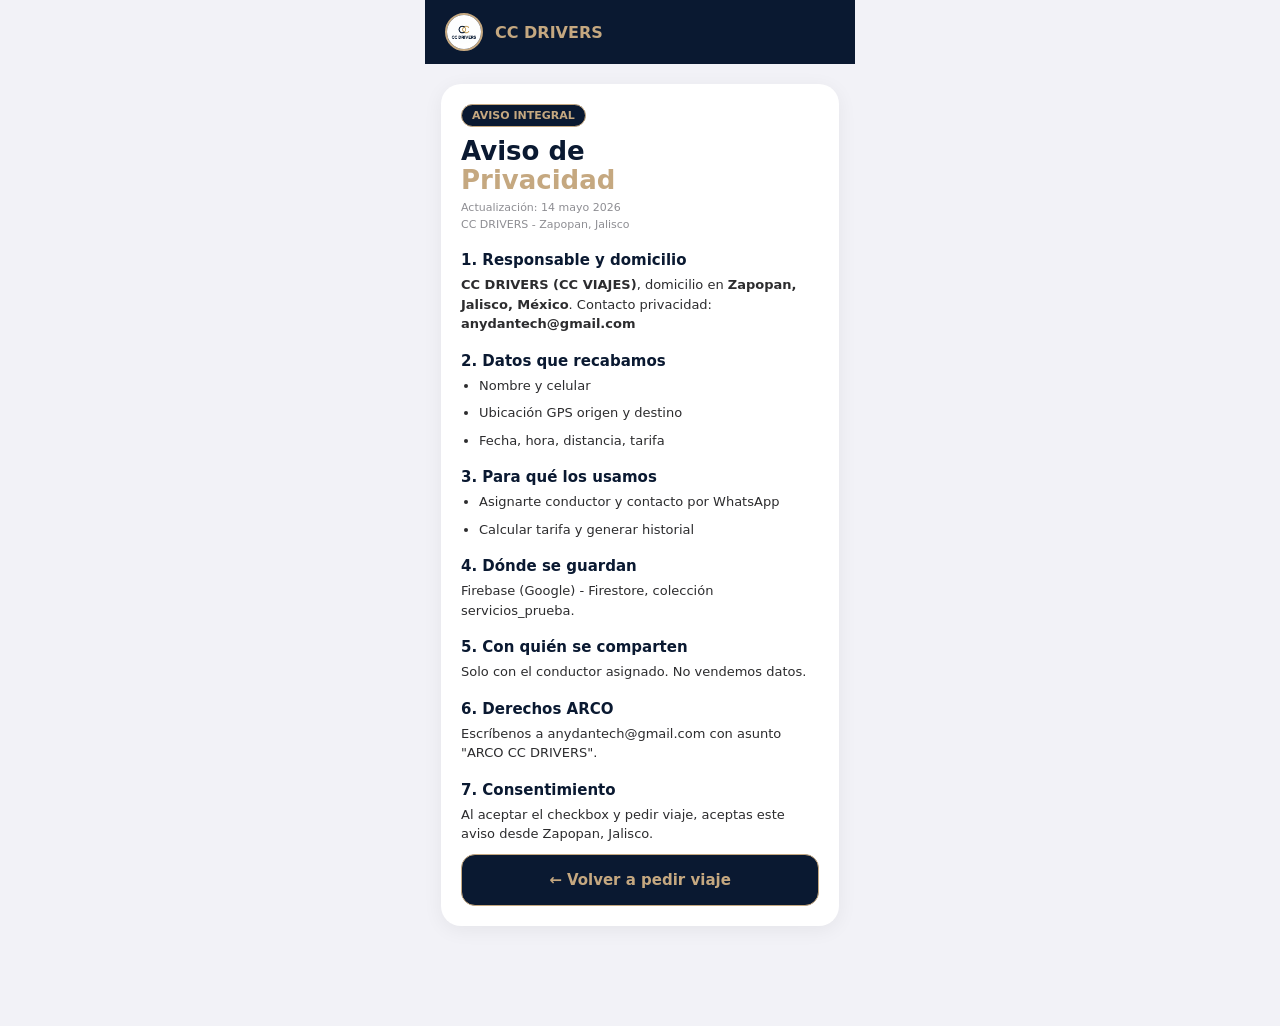
<file: aviso-privacidad.html>
<!DOCTYPE html>
<html lang="es">
<head>
<meta charset="UTF-8">
<meta name="viewport" content="width=device-width,initial-scale=1,maximum-scale=1,user-scalable=no">
<title>Aviso de Privacidad - CC DRIVERS</title>
<link rel="icon" type="image/png" href="./icon-512.png">
<link rel="apple-touch-icon" href="./icon-512.png">
<style>
*{box-sizing:border-box;margin:0;padding:0;font-family:-apple-system,system-ui,sans-serif}
body{background:#F2F2F7;display:flex;justify-content:center;min-height:100vh}
.iphone{width:100%;max-width:430px;background:#F2F2F7;min-height:100vh}
.header{background:#0A1931;color:#C5A880;padding:16px 20px;display:flex;align-items:center;gap:12px;font-weight:900;height:64px}
.logo{width:38px;height:38px;background:#fff;border-radius:50%;display:flex;align-items:center;justify-content:center;color:#0A1931;border:2px solid #C5A880;font-size:13px;font-weight:900;overflow:hidden}
.logo img{width:100%;height:100%;object-fit:cover}
.content{padding:20px 16px 100px}
.card{background:#fff;border-radius:20px;padding:20px;box-shadow:0 4px 20px rgba(0,0,0,.06)}
h1{font-size:26px;font-weight:900;color:#0A1931;line-height:1.1;margin-bottom:6px}
h1 span{color:#C5A880}
h2{font-size:15px;font-weight:800;color:#0A1931;margin:18px 0 6px}
p,li{font-size:13px;color:#2c2c2e;line-height:1.5;margin-bottom:8px}
ul{padding-left:18px}
.badge{display:inline-block;background:#0A1931;color:#C5A880;border:1px solid #C5A880;padding:4px 10px;border-radius:20px;font-size:11px;font-weight:800;margin-bottom:10px}
.btn{width:100%;height:52px;background:#0A1931;color:#C5A880;border:1px solid #C5A880;border-radius:14px;font-size:15px;font-weight:800;display:flex;align-items:center;justify-content:center;text-decoration:none;margin-top:10px}
.small{font-size:11px;color:#8E8E93}
</style>
</head>
<body>
<div class="iphone">
  <div class="header"><div class="logo"><img src="./icon-512.png" alt="CC"></div>CC DRIVERS</div>
  <div class="content">
    <div class="card">
      <span class="badge">AVISO INTEGRAL</span>
      <h1>Aviso de<br><span>Privacidad</span></h1>
      <p class="small">Actualización: 14 mayo 2026<br>CC DRIVERS - Zapopan, Jalisco</p>

      <h2>1. Responsable y domicilio</h2>
      <p><b>CC DRIVERS (CC VIAJES)</b>, domicilio en <b>Zapopan, Jalisco, México</b>. Contacto privacidad: <b>anydantech@gmail.com</b></p>

      <h2>2. Datos que recabamos</h2>
      <ul>
        <li>Nombre y celular</li>
        <li>Ubicación GPS origen y destino</li>
        <li>Fecha, hora, distancia, tarifa</li>
      </ul>

      <h2>3. Para qué los usamos</h2>
      <ul>
        <li>Asignarte conductor y contacto por WhatsApp</li>
        <li>Calcular tarifa y generar historial</li>
      </ul>

      <h2>4. Dónde se guardan</h2>
      <p>Firebase (Google) - Firestore, colección servicios_prueba.</p>

      <h2>5. Con quién se comparten</h2>
      <p>Solo con el conductor asignado. No vendemos datos.</p>

      <h2>6. Derechos ARCO</h2>
      <p>Escríbenos a anydantech@gmail.com con asunto "ARCO CC DRIVERS".</p>

      <h2>7. Consentimiento</h2>
      <p>Al aceptar el checkbox y pedir viaje, aceptas este aviso desde Zapopan, Jalisco.</p>

      <a href="./index.html" class="btn">← Volver a pedir viaje</a>
    </div>
  </div>
</div>
</body>
</html>
</file>
